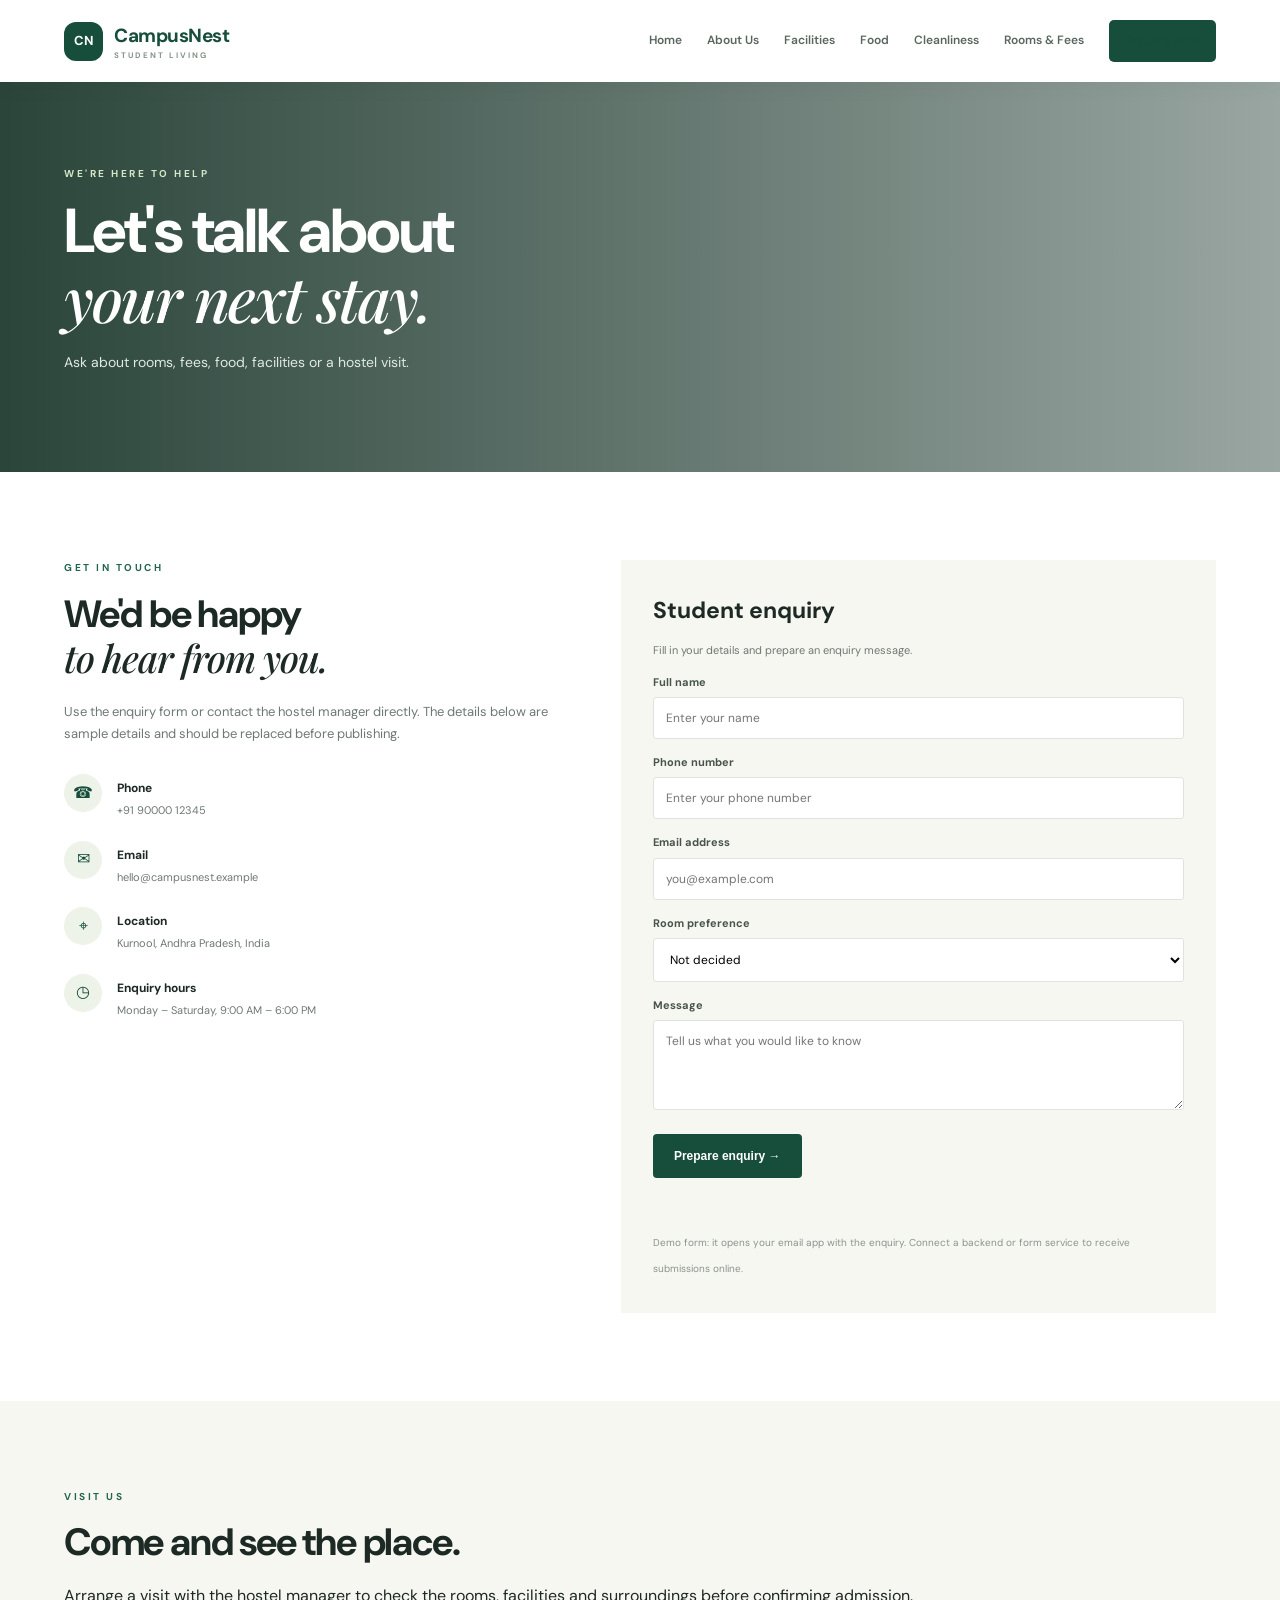
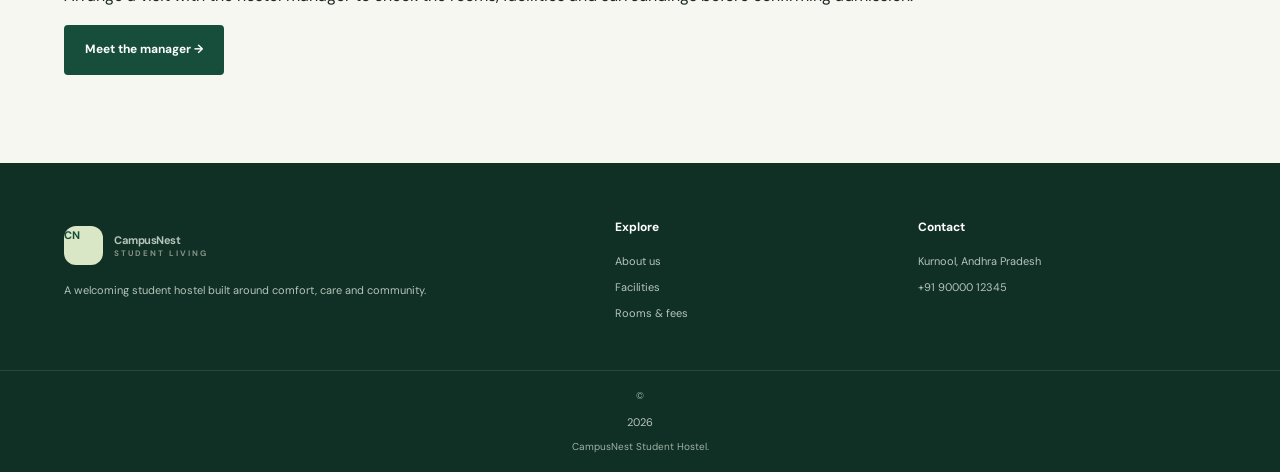
<file: contact.html>
<!DOCTYPE html><html lang="en"><head><meta charset="UTF-8"><meta name="viewport" content="width=device-width, initial-scale=1.0"><title>Contact & Enquiry | CampusNest</title><link rel="stylesheet" href="style.css"></head><body>
<header class="site-header"><a class="brand" href="index.html"><span class="brand-mark">CN</span><span>CampusNest<small>STUDENT LIVING</small></span></a><button class="menu-toggle" aria-label="Open menu">☰</button><nav class="nav"><a href="index.html">Home</a><a href="about.html">About Us</a><a href="facilities.html">Facilities</a><a href="food.html">Food</a><a href="cleanliness.html">Cleanliness</a><a href="rooms.html">Rooms & Fees</a><a class="nav-cta active" href="contact.html">Enquire Now</a></nav></header>
<main><section class="page-hero contact-hero"><div class="wrap"><p class="eyebrow">WE'RE HERE TO HELP</p><h1>Let's talk about<br><em>your next stay.</em></h1><p>Ask about rooms, fees, food, facilities or a hostel visit.</p></div></section>
<section class="section wrap contact-layout"><div class="contact-details"><p class="eyebrow">GET IN TOUCH</p><h2>We'd be happy<br><em>to hear from you.</em></h2><p>Use the enquiry form or contact the hostel manager directly. The details below are sample details and should be replaced before publishing.</p><div class="contact-line"><span>☎</span><div><b>Phone</b><p>+91 90000 12345</p></div></div><div class="contact-line"><span>✉</span><div><b>Email</b><p>hello@campusnest.example</p></div></div><div class="contact-line"><span>⌖</span><div><b>Location</b><p>Kurnool, Andhra Pradesh, India</p></div></div><div class="contact-line"><span>◷</span><div><b>Enquiry hours</b><p>Monday – Saturday, 9:00 AM – 6:00 PM</p></div></div></div>
<form class="enquiry-form" id="enquiryForm"><h3>Student enquiry</h3><p>Fill in your details and prepare an enquiry message.</p><label>Full name<input name="name" required placeholder="Enter your name"></label><label>Phone number<input name="phone" required type="tel" pattern="[0-9 +()-]{10,}" placeholder="Enter your phone number"></label><label>Email address<input name="email" type="email" placeholder="you@example.com"></label><label>Room preference<select name="room"><option>Not decided</option><option>Single sharing</option><option>Two sharing</option><option>Three sharing</option></select></label><label>Message<textarea name="message" rows="4" placeholder="Tell us what you would like to know"></textarea></label><button class="btn btn-primary" type="submit">Prepare enquiry →</button><p class="form-message" id="formMessage" role="status"></p><small class="muted">Demo form: it opens your email app with the enquiry. Connect a backend or form service to receive submissions online.</small></form></section>
<section class="section section-soft"><div class="wrap"><p class="eyebrow">VISIT US</p><h2>Come and see the place.</h2><p>Arrange a visit with the hostel manager to check the rooms, facilities and surroundings before confirming admission.</p><a class="btn btn-primary" href="about.html">Meet the manager →</a></div></section></main>
<footer class="footer"><div class="wrap footer-inner"><div><a class="brand brand-footer" href="index.html"><span class="brand-mark">CN</span><span>CampusNest<small>STUDENT LIVING</small></span></a><p>A welcoming student hostel built around comfort, care and community.</p></div><div><b>Explore</b><a href="about.html">About us</a><a href="facilities.html">Facilities</a><a href="rooms.html">Rooms & fees</a></div><div><b>Contact</b><span>Kurnool, Andhra Pradesh</span><span>+91 90000 12345</span></div></div><div class="copyright">© <span id="year"></span> CampusNest Student Hostel.</div></footer><script src="script.js"></script></body></html>
</file>
<file: style.css>
@import url('https://fonts.googleapis.com/css2?family=DM+Sans:wght@400;500;600;700&family=Playfair+Display:ital,wght@0,500;0,600;0,700;1,500;1,600&display=swap');
:root{--green:#174d3b;--green2:#23664d;--lime:#d9e7c6;--cream:#f7f7f1;--ink:#1d2924;--muted:#6e7972;--line:#e5e9e2;--white:#fff;--gold:#c69b55}*{box-sizing:border-box}html{scroll-behavior:smooth}body{margin:0;font-family:'DM Sans',sans-serif;color:var(--ink);background:#fff;line-height:1.65}a{text-decoration:none;color:inherit}.wrap{width:min(1160px,90%);margin:auto}.site-header{height:82px;padding:0 5%;display:flex;align-items:center;justify-content:space-between;background:#fff;position:sticky;top:0;z-index:50;box-shadow:0 4px 22px #132a1b0b}.brand{display:flex;align-items:center;gap:11px;font-weight:700;font-size:19px;letter-spacing:-.5px;color:var(--green)}.brand small{display:block;font-size:8px;letter-spacing:2px;color:#87938a;font-weight:700;margin-top:-3px}.brand-mark{width:39px;height:39px;border-radius:12px;background:var(--green);color:#fff;display:grid;place-items:center;font-size:13px;letter-spacing:0}.nav{display:flex;align-items:center;gap:25px;font-size:12px;font-weight:600;color:#59665e}.nav a{transition:.2s}.nav a:hover,.nav a.active{color:var(--green)}.nav .nav-cta{padding:11px 17px;border-radius:5px;background:var(--green);color:white}.menu-toggle{display:none;border:0;background:none;font-size:25px;color:var(--green)}.hero{min-height:630px;position:relative;display:flex;align-items:center;background:url('https://images.unsplash.com/photo-1555854877-bab0e564b8d5?auto=format&fit=crop&w=2000&q=90') center/cover}.hero-shade{position:absolute;inset:0;background:linear-gradient(90deg,rgba(12,38,28,.91),rgba(12,38,28,.68) 48%,rgba(12,38,28,.08))}.hero-content{position:relative;color:white;width:min(1160px,90%);margin:auto;padding:70px 0}.eyebrow{font-size:10px;letter-spacing:2.5px;font-weight:700;color:var(--green2);margin:0 0 15px}.hero .eyebrow,.page-hero .eyebrow{color:#d5e7c6}.hero h1,.page-hero h1{font-size:clamp(42px,6vw,72px);line-height:1.08;letter-spacing:-2px;margin:0 0 22px;max-width:760px}.hero h1 em,.page-hero h1 em,h2 em{font-family:'Playfair Display',serif;font-weight:500}.hero-copy{max-width:530px;color:#e1e8e2;font-size:15px}.hero-actions{display:flex;gap:13px;margin:30px 0}.btn{display:inline-flex;align-items:center;gap:16px;padding:14px 20px;border-radius:4px;font-size:12px;font-weight:700;border:1px solid transparent;cursor:pointer;transition:.2s}.btn-primary{background:var(--green);color:#fff}.btn-primary:hover{background:var(--green2);transform:translateY(-2px)}.hero .btn-primary{background:#dce9cc;color:#193e30}.btn-outline{border-color:#ffffff80;color:white}.btn-outline:hover{background:#ffffff20}.btn-light{background:#fff;color:var(--green)}.hero-note{font-size:11px;color:#dce6df}.live-dot{display:inline-block;width:7px;height:7px;background:#c6e1a8;border-radius:50%;margin-right:8px}.stats{display:grid;grid-template-columns:repeat(4,1fr);padding:30px 0;border-bottom:1px solid var(--line)}.stats div{padding:5px 25px;border-right:1px solid var(--line)}.stats div:first-child{padding-left:0}.stats div:last-child{border:0}.stats strong{display:block;font-size:25px;color:var(--green)}.stats span{font-size:11px;color:var(--muted)}.section{padding:88px 0}.section-heading{display:flex;justify-content:space-between;align-items:end;gap:35px;margin-bottom:36px}.section-heading>p{max-width:390px;color:var(--muted);font-size:13px}.section h2,.section-heading h2,.contact-details h2{font-size:38px;line-height:1.18;letter-spacing:-1.2px;margin:0 0 18px}.feature-grid{display:grid;grid-template-columns:repeat(3,1fr);gap:22px}.feature-card{background:var(--cream);overflow:hidden;transition:.25s}.feature-card:hover,.room-card:hover{transform:translateY(-5px)}.feature-card img{width:100%;height:225px;object-fit:cover;display:block}.feature-card div{padding:23px}.feature-card span,.room-tag{font-size:9px;letter-spacing:1.6px;color:var(--green2);font-weight:700}.feature-card h3{font-size:19px;margin:8px 0}.feature-card p{font-size:12px;color:var(--muted);margin:0}.banner{background:var(--green);color:white;padding:45px 0}.banner-inner{display:flex;align-items:center;justify-content:space-between;gap:30px}.banner h2{font-size:32px;margin:0 0 5px}.banner p:not(.eyebrow){font-size:12px;color:#d4e1d9;margin:0}.banner .eyebrow{color:#c8dcbb}.footer{background:#102f25;color:#dce6df;padding:55px 0 0}.footer-inner{display:grid;grid-template-columns:2fr 1fr 1.2fr;gap:55px;padding-bottom:40px}.brand-footer{color:white}.brand-footer .brand-mark{background:#d9e7c6;color:var(--green)}.footer p,.footer span,.footer a:not(.brand){display:block;font-size:11px;color:#b5c5bb;margin:8px 0}.footer b{display:block;color:#fff;font-size:12px;margin-bottom:14px}.copyright{text-align:center;border-top:1px solid #ffffff1b;padding:17px 5%;font-size:10px;color:#9eb2a5}.page-hero{min-height:390px;display:flex;align-items:center;color:white;background-position:center;background-size:cover;position:relative}.page-hero:before{content:"";position:absolute;inset:0;background:linear-gradient(90deg,rgba(13,43,31,.88),rgba(13,43,31,.42))}.page-hero .wrap{position:relative}.page-hero h1{font-size:clamp(42px,5vw,62px);margin-bottom:15px}.page-hero p:not(.eyebrow){max-width:560px;color:#e1e9e3;font-size:14px}.about-hero{background-image:url('https://images.unsplash.com/photo-1523240795612-9a054b0db644?auto=format&fit=crop&w=1800&q=85')}.facilities-hero{background-image:url('https://images.unsplash.com/photo-1562774053-701939374585?auto=format&fit=crop&w=1800&q=85')}.food-hero{background-image:url('https://images.unsplash.com/photo-1547592180-85f173990554?auto=format&fit=crop&w=1800&q=85')}.clean-hero{background-image:url('https://images.unsplash.com/photo-1581578731548-c64695cc6952?auto=format&fit=crop&w=1800&q=85')}.rooms-hero{background-image:url('https://images.unsplash.com/photo-1611892440504-42a792e24d32?auto=format&fit=crop&w=1800&q=85')}.contact-hero{background-image:url('https://images.unsplash.com/photo-1521737711867-e3b97375f902?auto=format&fit=crop&w=1800&q=85')}.split{display:grid;grid-template-columns:1fr 1fr;gap:65px;align-items:center}.split p{font-size:13px;color:var(--muted)}.image-frame{height:440px;position:relative}.image-frame:after{content:"";position:absolute;right:-13px;bottom:-13px;width:65%;height:65%;border:2px solid #dce8d3;z-index:-1}.image-frame img,.rounded-img{width:100%;height:100%;object-fit:cover;border-radius:3px}.rounded-img{height:390px}.check-list{display:grid;gap:12px;margin-top:25px;color:var(--green);font-size:12px;font-weight:600}.manager-section{background:var(--cream);padding:65px 0}.manager-card{display:grid;grid-template-columns:310px 1fr;gap:45px;align-items:center;background:white;padding:25px;box-shadow:0 12px 45px #183b2810}.manager-photo{height:350px;overflow:hidden;background:#e7ece6}.manager-photo img{width:100%;height:100%;object-fit:cover;object-position:center 22%}.manager-info h2{font-size:36px;margin:0}.manager-role{color:var(--green2);font-weight:700;font-size:12px}.manager-info>p:not(.eyebrow){font-size:13px;color:var(--muted);max-width:650px}.manager-contact{display:flex;gap:25px;flex-wrap:wrap;color:var(--green);font-size:12px;font-weight:700;margin:20px 0}.muted{color:#89948d;font-size:10px}.values-grid{display:grid;grid-template-columns:repeat(3,1fr);gap:20px}.values-grid article{padding:28px;background:var(--cream);border-top:2px solid #c9d9bd}.values-grid b{font-size:10px;color:var(--green2);letter-spacing:1px}.values-grid h3{margin:13px 0 7px}.values-grid p{font-size:12px;color:var(--muted);margin:0}.facility-grid{display:grid;grid-template-columns:repeat(3,1fr);gap:23px}.facility-card{background:var(--cream)}.facility-card img{width:100%;height:190px;object-fit:cover}.facility-card div{padding:20px}.facility-card span{font-size:10px;color:var(--green2);font-weight:700}.facility-card h3{margin:6px 0}.facility-card p{font-size:12px;color:var(--muted);margin:0}.section-soft{background:var(--cream)}.meal-grid{display:grid;grid-template-columns:repeat(4,1fr);gap:18px}.meal-card{background:#fff;box-shadow:0 7px 25px #142e1b0b}.meal-card img{width:100%;height:170px;object-fit:cover}.meal-body{padding:18px}.meal-time{font-size:9px;color:var(--green2);font-weight:700;letter-spacing:.6px}.meal-body h3{margin:7px 0}.meal-body p{font-size:11px;color:var(--muted);min-height:55px}.meal-body b{font-size:10px;color:var(--green)}.plain-list{padding-left:18px;color:var(--muted);font-size:13px;line-height:2}.room-grid{display:grid;grid-template-columns:repeat(3,1fr);gap:20px}.room-card{border:1px solid var(--line);transition:.25s;background:#fff}.room-card img{width:100%;height:210px;object-fit:cover}.room-content{padding:23px}.room-content h3{font-size:22px;margin:8px 0}.room-content>p{font-size:12px;color:var(--muted);min-height:42px}.price{font-size:24px;color:var(--green);font-weight:700;margin:15px 0}.price small{font-size:9px;font-weight:500;color:var(--muted)}.room-content ul{padding-left:17px;font-size:11px;color:var(--muted);line-height:2.1}.featured-room{border:2px solid #a8c49a}.text-link{font-size:11px;color:var(--green);font-weight:700}.notice{margin-top:30px;padding:20px 24px;background:#f2f6ed;border-left:3px solid #8eaa79}.notice strong{font-size:12px;color:var(--green)}.notice p{font-size:11px;color:var(--muted);margin:5px 0 0}.steps{display:grid;grid-template-columns:repeat(4,1fr);gap:25px;margin-top:30px}.steps>div{border-top:1px solid #cbd8c6;padding-top:17px}.steps b{font-size:12px;color:var(--green2)}.steps h3{font-size:16px;margin:8px 0}.steps p{font-size:11px;color:var(--muted)}.contact-layout{display:grid;grid-template-columns:.9fr 1.1fr;gap:70px;align-items:start}.contact-details>p:not(.eyebrow){font-size:13px;color:var(--muted);margin-bottom:30px}.contact-line{display:flex;gap:15px;margin:20px 0}.contact-line>span{width:38px;height:38px;display:grid;place-items:center;border-radius:50%;background:#edf3e8;color:var(--green)}.contact-line b{font-size:12px}.contact-line p{font-size:11px;color:var(--muted);margin:1px 0}.enquiry-form{padding:32px;background:var(--cream)}.enquiry-form h3{font-size:23px;margin:0}.enquiry-form>p{font-size:11px;color:var(--muted)}.enquiry-form label{display:block;font-size:11px;font-weight:700;margin:14px 0;color:#47544c}.enquiry-form input,.enquiry-form select,.enquiry-form textarea{display:block;width:100%;padding:12px;border:1px solid #dfe5dc;background:white;border-radius:3px;margin-top:6px;font:12px 'DM Sans',sans-serif;outline-color:var(--green2)}.enquiry-form textarea{resize:vertical}.enquiry-form .btn{margin:10px 0}.form-message{font-size:12px;color:var(--green);font-weight:600;min-height:18px}
@media(max-width:900px){.nav{gap:13px;font-size:10px}.feature-grid,.facility-grid{grid-template-columns:repeat(2,1fr)}.meal-grid{grid-template-columns:repeat(2,1fr)}.room-grid{grid-template-columns:1fr 1fr}.split{gap:35px}.contact-layout{gap:35px}}
@media(max-width:700px){.site-header{height:70px}.menu-toggle{display:block}.nav{display:none;position:absolute;top:70px;left:0;right:0;background:white;padding:18px 6%;box-shadow:0 15px 20px #132a1b12;flex-direction:column;align-items:stretch;gap:0}.nav.open{display:flex}.nav a{padding:11px 0;font-size:13px}.nav .nav-cta{padding:11px 15px;margin-top:8px;text-align:center}.hero{min-height:570px}.hero h1{font-size:47px}.hero-content{padding:55px 0}.hero-actions{flex-wrap:wrap}.stats{grid-template-columns:repeat(2,1fr);gap:18px}.stats div{padding:5px 12px}.stats div:nth-child(2){border:0}.stats div:first-child{padding-left:12px}.section{padding:62px 0}.section-heading{display:block}.section h2,.section-heading h2,.contact-details h2{font-size:32px}.feature-grid,.facility-grid,.room-grid,.values-grid,.steps{grid-template-columns:1fr}.feature-card img{height:210px}.banner-inner{display:block}.banner .btn{margin-top:20px}.footer-inner{grid-template-columns:1fr 1fr;gap:25px}.footer-inner>div:first-child{grid-column:1/-1}.page-hero{min-height:330px}.page-hero h1{font-size:43px}.split,.contact-layout{grid-template-columns:1fr}.image-frame{height:320px}.manager-card{grid-template-columns:1fr;gap:25px;padding:18px}.manager-photo{height:330px;max-width:350px}.meal-grid{grid-template-columns:1fr 1fr}.meal-card img{height:140px}.contact-layout{gap:25px}.enquiry-form{padding:23px}.rounded-img{height:280px}}
@media(max-width:420px){.meal-grid{grid-template-columns:1fr}.footer-inner{grid-template-columns:1fr}.footer-inner>div:first-child{grid-column:auto}.hero h1{font-size:40px}.stats strong{font-size:21px}}
</file>
